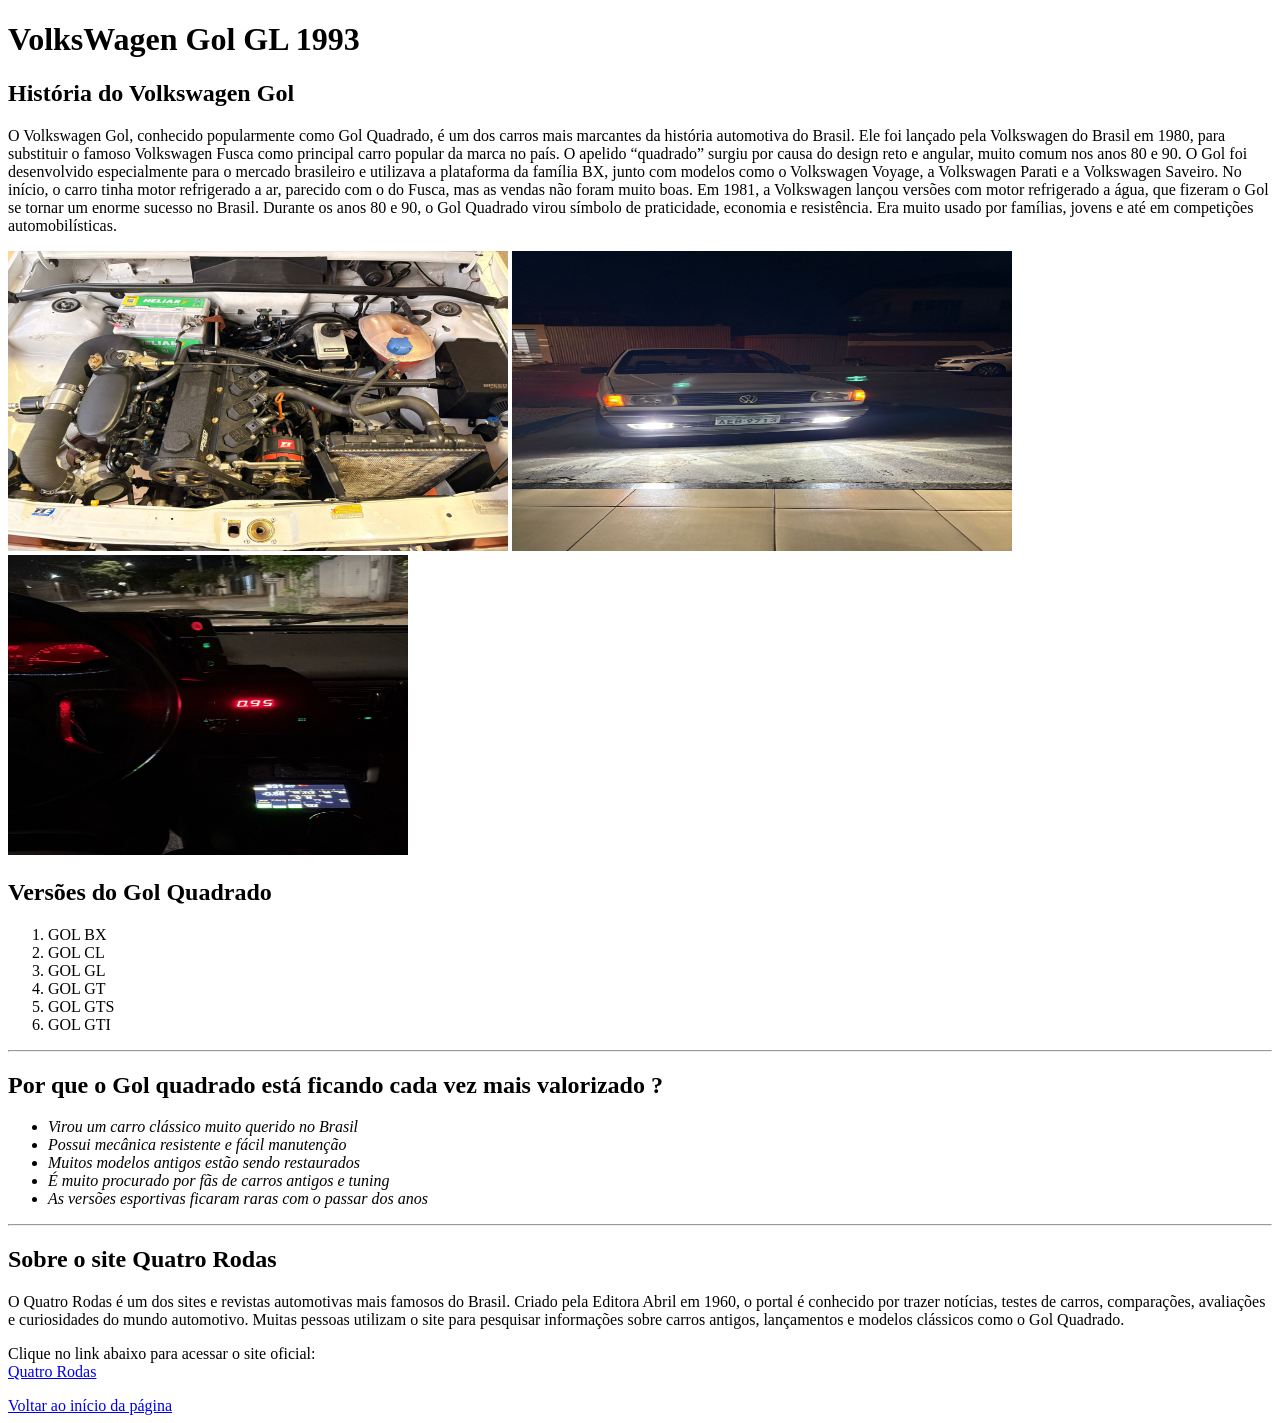
<file: index.html>
<!DOCTYPE html>
<html lang="en">
<head>
    <meta charset="UTF-8">
    <meta name="viewport" content="width=device-width, initial-scale=1.0">
    <link rel="shortcut icon" href="LogoVw.png" type="image/x-icon">
    <title>Gol GL 1993 Turbo</title>
</head>
<body>
   
    <header>
    <h1 id="inicio"> VolksWagen Gol GL 1993 </h1>
    </header>

    <main>

   <section>
    <h2>História do Volkswagen Gol</h2>
    <p>O Volkswagen Gol, conhecido popularmente como Gol Quadrado, é um dos carros mais marcantes da história automotiva do Brasil. Ele foi lançado pela Volkswagen do Brasil em 1980, para substituir o famoso Volkswagen Fusca como principal carro popular da marca no país.
    O apelido “quadrado” surgiu por causa do design reto e angular, muito comum nos anos 80 e 90. O Gol foi desenvolvido especialmente para o mercado brasileiro e utilizava a plataforma da família BX, junto com modelos como o Volkswagen Voyage, a Volkswagen Parati e a Volkswagen Saveiro.
    No início, o carro tinha motor refrigerado a ar, parecido com o do Fusca, mas as vendas não foram muito boas. Em 1981, a Volkswagen lançou versões com motor refrigerado a água, que fizeram o Gol se tornar um enorme sucesso no Brasil.
    Durante os anos 80 e 90, o Gol Quadrado virou símbolo de praticidade, economia e resistência. Era muito usado por famílias, jovens e até em competições automobilísticas. </p>
    <img src="Motor.jpeg" alt="Motor do Gol" width="500" height="300">
    <img src="Frente.jpeg" alt="Frente do carro" width="500" height="300">
    <img src="Interna.jpeg" alt="Interna do carro" width="400" height="300">
   </section>

   <section>
    <h2>Versões do Gol Quadrado</h2>
     <ol>
        <li>GOL BX</li>
        <li>GOL CL</li>
        <li>GOL GL</li>
        <li>GOL GT</li>
        <li>GOL GTS</li>
        <li>GOL GTI</li>
     </ol>
    </section>

   <hr>

   <section>
    <h2>Por que o Gol quadrado está ficando cada vez mais valorizado ?</h2>
     <ul> 
        <li><i>Virou um carro clássico muito querido no Brasil</i></li>
        <li><i>Possui mecânica resistente e fácil manutenção</i></li>
        <li><i>Muitos modelos antigos estão sendo restaurados</i></li>
        <li><i>É muito procurado por fãs de carros antigos e tuning</i></li>
        <li><i>As versões esportivas ficaram raras com o passar dos anos</i></li>
     </ul>
    </section>

    <hr>

    <section>
    <h2>Sobre o site Quatro Rodas</h2>
    <p>O Quatro Rodas é um dos sites e revistas automotivas mais famosos do Brasil.
    Criado pela Editora Abril em 1960, o portal é conhecido por trazer notícias,
    testes de carros, comparações, avaliações e curiosidades do mundo automotivo.
    Muitas pessoas utilizam o site para pesquisar informações sobre carros antigos,
    lançamentos e modelos clássicos como o Gol Quadrado.
    </p>

    <!--Link para o site da revista Quatro Rodas, com _blank para abrir em nova aba -->
    <p>Clique no link abaixo para acessar o site oficial: <br>
        <a href="https://quatrorodas.abril.com.br//" target="_blank">Quatro Rodas</a>
    </p>
    </section>

    </main>

    <footer>
    <!-- Link para voltar ao topo -->
    <a href="#inicio"> Voltar ao início da página</a>
    </footer>

</body>
</html>
</file>
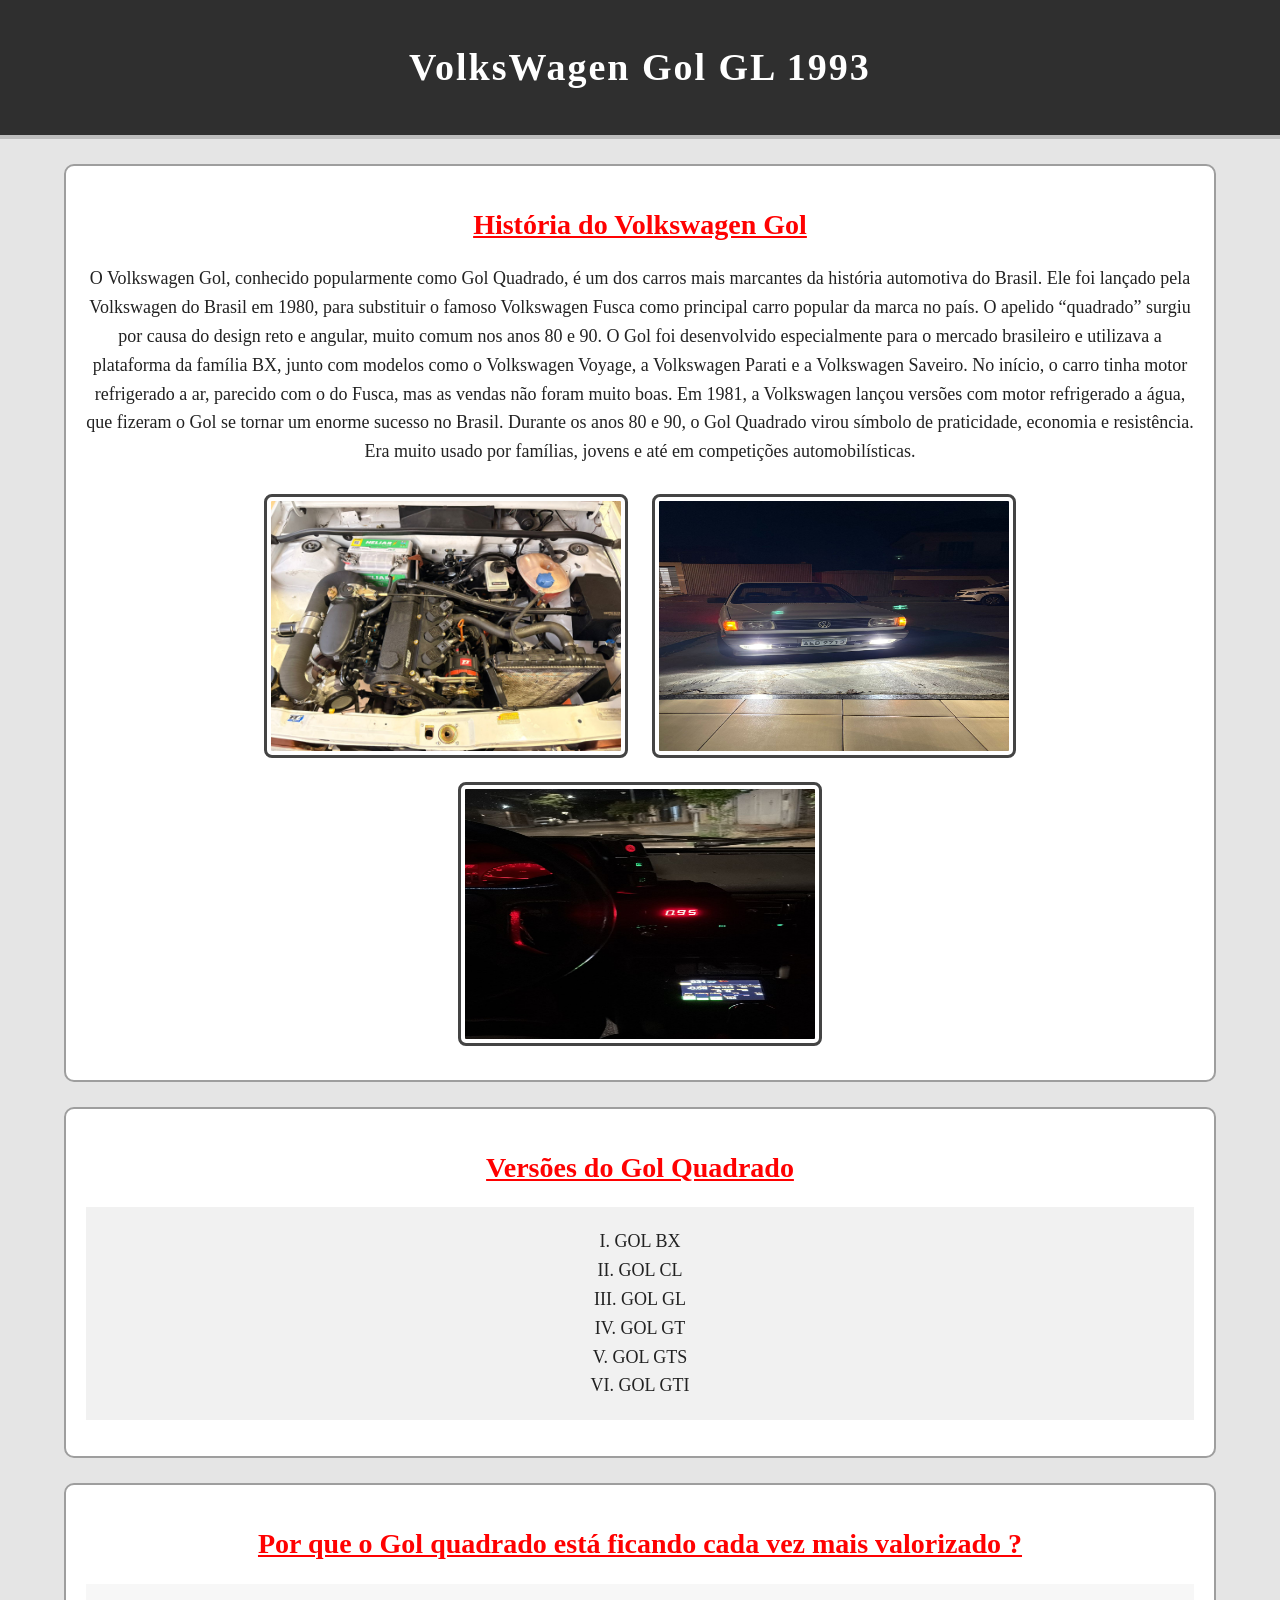
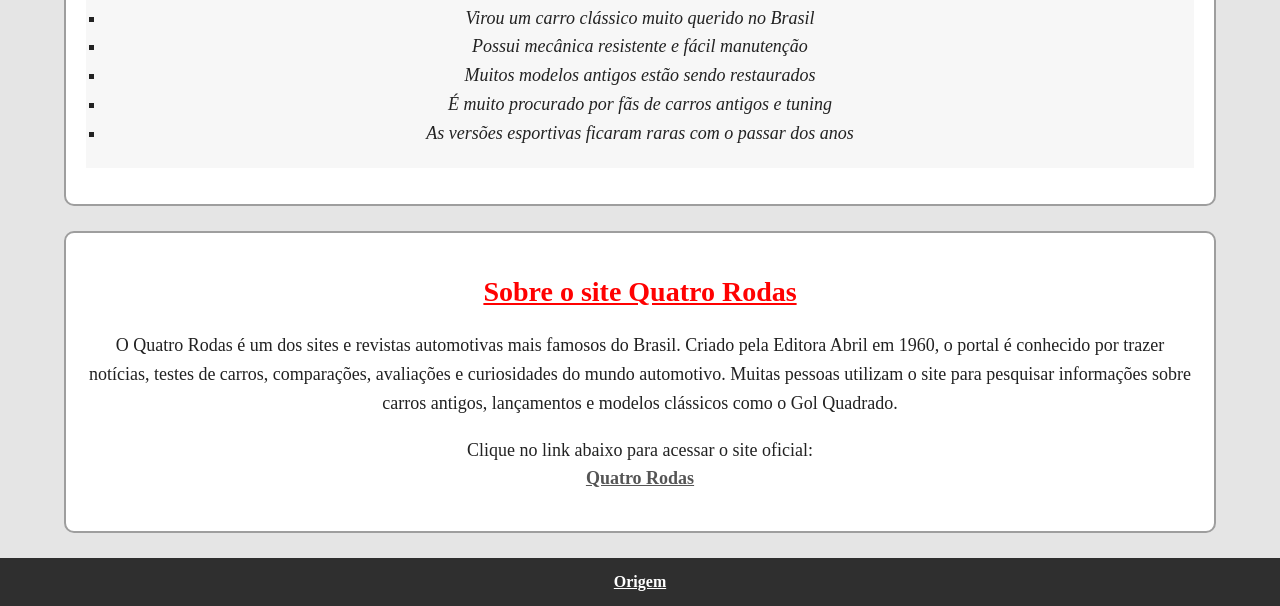
<file: ATIVIDADE 02/index.html>
<!DOCTYPE html>
<html lang="en">
<head>
    <meta charset="UTF-8">
    <meta name="viewport" content="width=device-width, initial-scale=1.0">
    <link rel="stylesheet" href="style.css">
    <link rel="shortcut icon" href="LogoVw.png" type="image/x-icon">
    <title>Gol GL 1993 Turbo</title>
</head>
<body>
   
    <header>
        <h1 id="inicio"> VolksWagen Gol GL 1993 </h1>
    </header>

<main>

   <section>
    <h2>História do Volkswagen Gol</h2>
        <p>O Volkswagen Gol, conhecido popularmente como Gol Quadrado, é um dos carros mais marcantes da história automotiva do Brasil. Ele foi lançado pela Volkswagen do Brasil em 1980, para substituir o famoso Volkswagen Fusca como principal carro popular da marca no país.
        O apelido “quadrado” surgiu por causa do design reto e angular, muito comum nos anos 80 e 90. O Gol foi desenvolvido especialmente para o mercado brasileiro e utilizava a plataforma da família BX, junto com modelos como o Volkswagen Voyage, a Volkswagen Parati e a Volkswagen Saveiro.
        No início, o carro tinha motor refrigerado a ar, parecido com o do Fusca, mas as vendas não foram muito boas. Em 1981, a Volkswagen lançou versões com motor refrigerado a água, que fizeram o Gol se tornar um enorme sucesso no Brasil.
        Durante os anos 80 e 90, o Gol Quadrado virou símbolo de praticidade, economia e resistência. Era muito usado por famílias, jovens e até em competições automobilísticas. 
        </p>
        <img src="Motor.jpeg" alt="Motor do Gol" width="500" height="300">
        <img src="Frente.jpeg" alt="Frente do carro" width="500" height="300">
        <img src="Interna.jpeg" alt="Interna do carro" width="400" height="300">
   </section>

   <section>
    <h2>Versões do Gol Quadrado</h2>
     <ol type="I">
        <li>GOL BX</li>
        <li>GOL CL</li>
        <li>GOL GL</li>
        <li>GOL GT</li>
        <li>GOL GTS</li>
        <li>GOL GTI</li>
     </ol>
    </section>

   <section>
    <h2>Por que o Gol quadrado está ficando cada vez mais valorizado ?</h2>
     <ul> 
        <li><i>Virou um carro clássico muito querido no Brasil</i></li>
        <li><i>Possui mecânica resistente e fácil manutenção</i></li>
        <li><i>Muitos modelos antigos estão sendo restaurados</i></li>
        <li><i>É muito procurado por fãs de carros antigos e tuning</i></li>
        <li><i>As versões esportivas ficaram raras com o passar dos anos</i></li>
     </ul>
    </section>

    <section>
        <h2>Sobre o site Quatro Rodas</h2>
            <p>O Quatro Rodas é um dos sites e revistas automotivas mais famosos do Brasil.
            Criado pela Editora Abril em 1960, o portal é conhecido por trazer notícias,
            testes de carros, comparações, avaliações e curiosidades do mundo automotivo.
            Muitas pessoas utilizam o site para pesquisar informações sobre carros antigos,
            lançamentos e modelos clássicos como o Gol Quadrado.
            </p>

        <!--Link para o site da revista Quatro Rodas, com _blank para abrir em nova aba -->
        <p>Clique no link abaixo para acessar o site oficial: <br>
            <a href="https://quatrorodas.abril.com.br//" target="_blank">Quatro Rodas</a>
        </p>
    </section>

</main>

    <footer>
        <!-- Link para Origem -->
        <a class="link" href="./origem.html" />Origem</a>
    </footer>

</body>
</html>
</file>
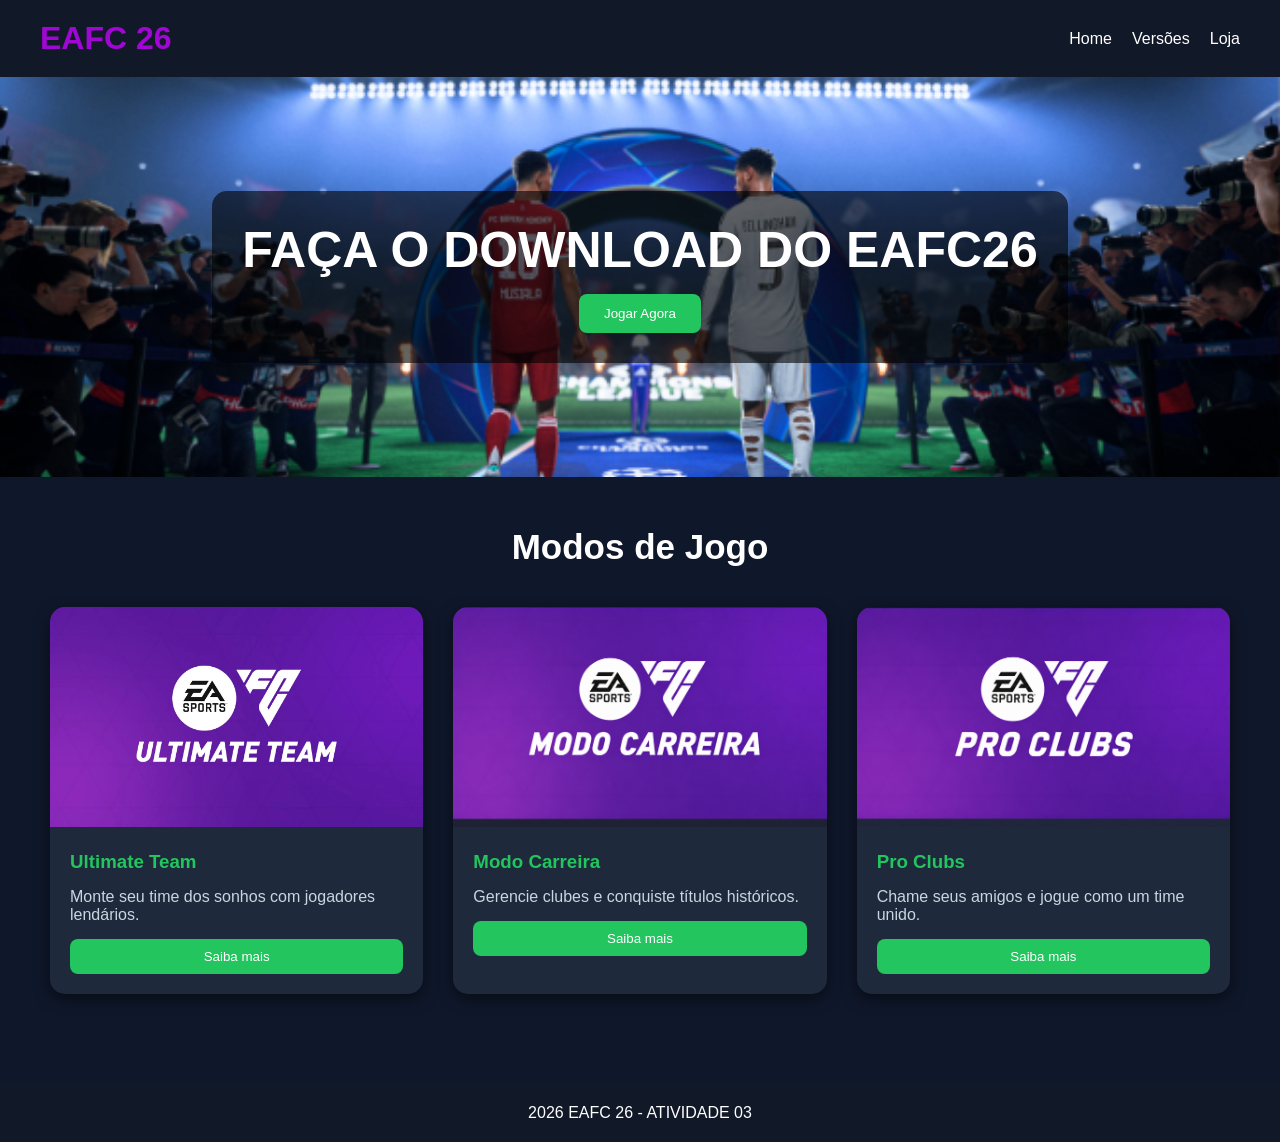
<file: ATIVIDADE 03/index.html>
<!--
ALUNOS:
Gabriel Trindade Pegorari
Eduardo Nunes Sawassato
Davi Hokamura
-->

<!DOCTYPE html>
<html lang="pt-BR">
<head>
    <meta charset="UTF-8">
    <meta name="viewport" content="width=device-width, initial-scale=1.0">
    <link rel="icon" href="icone.jpg" type="image/jpg">
    <title>EAFC 26 Store</title>
    <link rel="stylesheet" href="style.css">

</head>
<body>

    <header>

        <div class="logo">
            <h1>EAFC 26</h1>
        </div>

        <nav>
            <a href="#">Home</a>
            <a href="#">Versões</a>
            <a href="#">Loja</a>
        </nav>

    </header>

    <!-- Banner -->

    <section class="banner">

        <div class="banner-texto">

            <h2>FAÇA O DOWNLOAD DO EAFC26</h2>

            <a href="https://www.ea.com/pt-br/games/fifa/fifa-23" target="_blank">
            <button>Jogar Agora</button>
            </a>

        </div>

    </section>

    <!-- Cards -->

    <main class="container">

        <h2 class="titulo">
            Modos de Jogo
        </h2>

        <section class="cards">

            <!-- Card 1 -->

            <div class="card">

                <img src="UltimateTeam.png" alt="Ultimate Team">

                <div class="conteudo">

                    <h3>Ultimate Team</h3>

                    <p>
                        Monte seu time dos sonhos com jogadores lendários.
                    </p>

                    <button>Saiba mais</button>

                </div>

            </div>

            <!-- Card 2 -->

            <div class="card">

                <img src="ModoCarreira.png" alt="Modo Carreira">

                <div class="conteudo">

                    <h3>Modo Carreira</h3>

                    <p>
                        Gerencie clubes e conquiste títulos históricos.
                    </p>

                    <button>Saiba mais</button>

                </div>

            </div>

            <!-- Card 3 -->

            <div class="card">

                <img src="ProClubs.png" alt="Pro Clubs">

                <div class="conteudo">

                    <h3>Pro Clubs</h3>

                    <p>
                        Chame seus amigos e jogue como um time unido.
                    </p>

                    <button>Saiba mais</button>

                </div>

            </div>

        </section>

    </main>

    <!-- Footer -->

    <footer>

        <p>
            2026 EAFC 26 - ATIVIDADE 03
        </p>

    </footer>

</body>
</html>
</file>
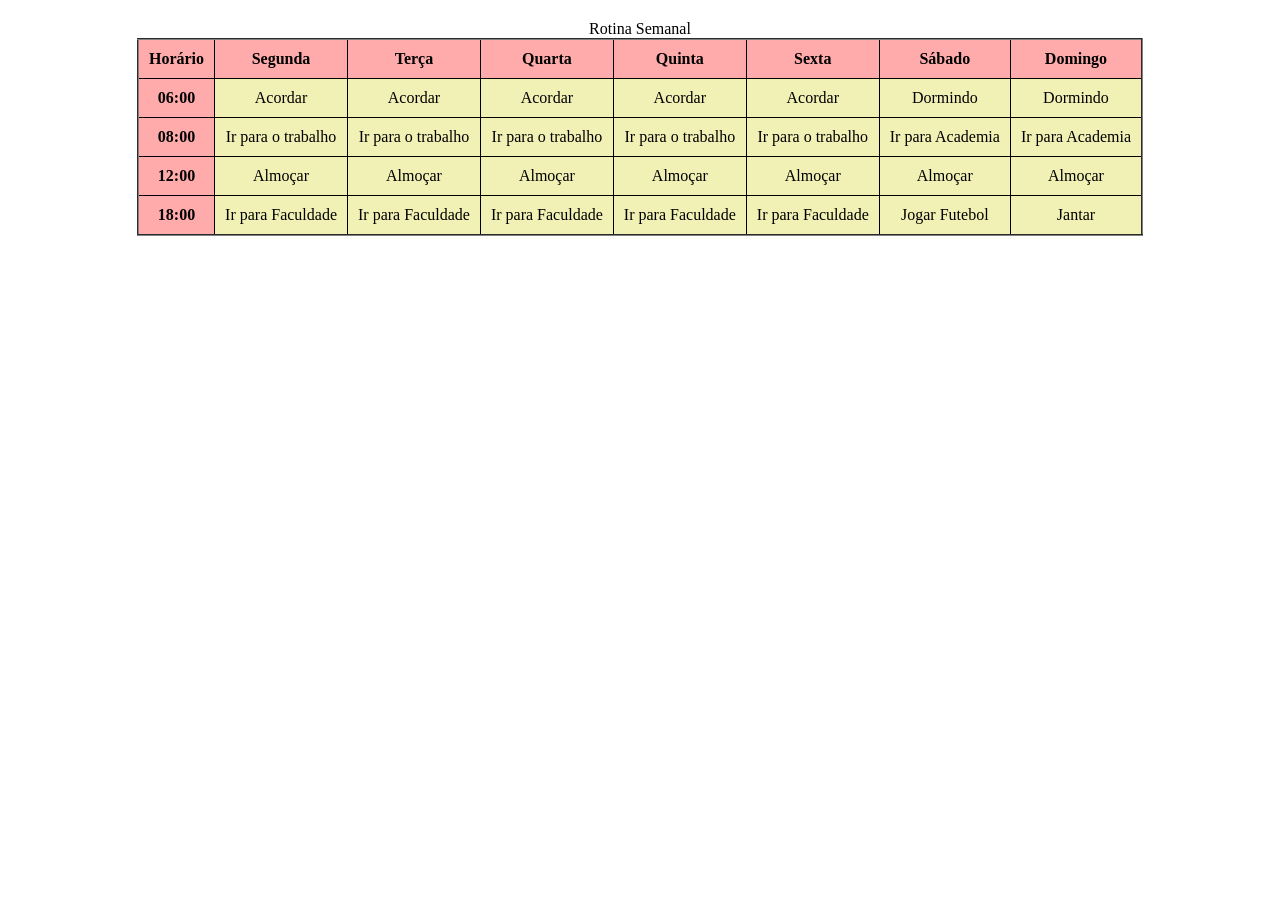
<file: ATIVIDADE 04/index.html>
<!DOCTYPE html>
<html lang="pt-BR">
<head>
    <meta charset="UTF-8">
    <title>Rotina Semanal</title>

    <style>
        table {
            border-collapse: collapse;
            margin: 20px auto;
        }

        th, td {
            border: 1px solid black;
            padding: 10px;
            text-align: center;
        }

        th {
            background-color: rgb(255, 171, 171);
        }
        td {
            background-color: rgb(241, 241, 181);
        }
    </style>
</head>
<body>

    <table border="2">
        <caption>Rotina Semanal</caption>

        <tr>
            <th>Horário</th>
            <th>Segunda</th>
            <th>Terça</th>
            <th>Quarta</th>
            <th>Quinta</th>
            <th>Sexta</th>
            <th>Sábado</th>
            <th>Domingo</th>
        </tr>

        <tr>
            <th>06:00</th>
            <td>Acordar</td>
            <td>Acordar</td>
            <td>Acordar</td>
            <td>Acordar</td>
            <td>Acordar</td>
            <td>Dormindo</td>
            <td>Dormindo</td>
        </tr>

        <tr>
            <th>08:00</th>
            <td>Ir para o trabalho</td>
            <td>Ir para o trabalho</td>
            <td>Ir para o trabalho</td>
            <td>Ir para o trabalho</td>
            <td>Ir para o trabalho</td>
            <td>Ir para Academia</td>
            <td>Ir para Academia</td>
        </tr>

        <tr>
            <th>12:00</th>
            <td>Almoçar</td>
            <td>Almoçar</td>
            <td>Almoçar</td>
            <td>Almoçar</td>
            <td>Almoçar</td>
            <td>Almoçar</td>
            <td>Almoçar</td>
        </tr>

        <tr>
            <th>18:00</th>
            <td>Ir para Faculdade</td>
            <td>Ir para Faculdade</td>
            <td>Ir para Faculdade</td>
            <td>Ir para Faculdade</td>
            <td>Ir para Faculdade</td>
            <td>Jogar Futebol</td>
            <td>Jantar</td>
        </tr>

    </table>

</body>
</html>
</file>
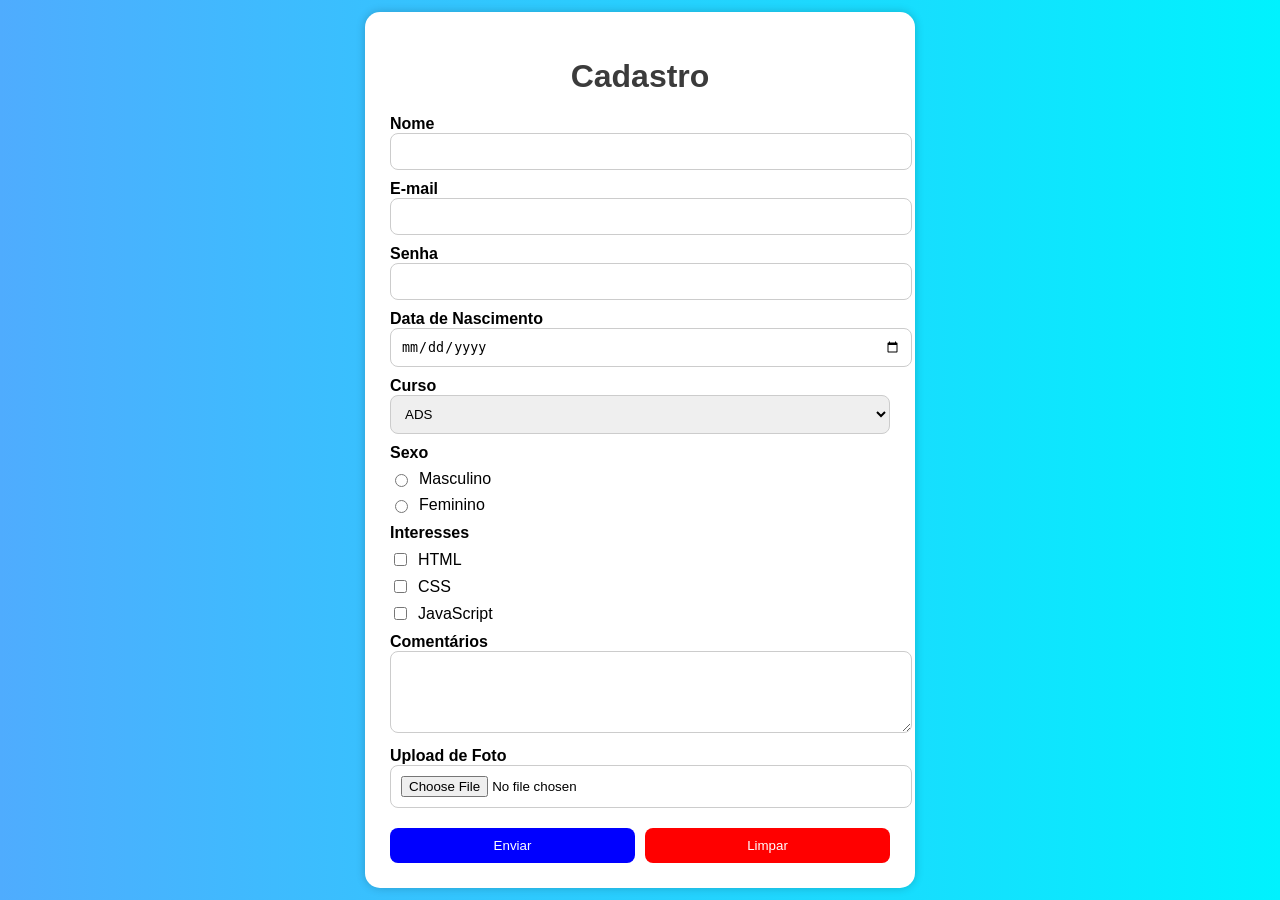
<file: ATIVIDADE 05/index.html>
<!DOCTYPE html>
<html lang="pt-BR">
<head>
<meta charset="UTF-8">
<meta name="viewport" content="width=device-width, initial-scale=1.0">
<title>Formulário</title>

<style>

body{
    font-family: Arial, sans-serif;
    background: linear-gradient(to right, #4facfe, #00f2fe);

    display: flex;
    justify-content: center;
    align-items: center;

    min-height: 900px;
    margin: 0;
}

form{
    background-color: rgb(255, 255, 255);

    width: 90%;
    max-width: 500px;

    padding: 25px;

    border-radius: 15px;

    box-shadow: 0 0 10px rgba(0,0,0,0.2);
}

h1{
    text-align: center;
    color: #3b3b3b;
    margin-bottom: 20px;
}

label{
    display: block;
    margin-top: 10px;
    font-weight: bold;
}

input,
select,
textarea{
    width: 100%;
    padding: 10px;

    border: 1px solid #ccc;
    border-radius: 8px;
}

textarea{
    resize: vertical;
}

input:focus,
select:focus,
textarea:focus{
    border-color: rgb(0, 0, 255);
}

.opcoes{
    margin-top: 8px;
}

.opcoes label{
    display: flex;
    align-items: center;
    gap: 8px;
    margin: 8px 0;
    font-weight: normal;
}

.opcoes input{
    width: auto;
}

.botoes{
    display: flex;
    gap: 10px;
    margin-top: 20px;
}

.botoes button{
    flex: 1;
}

button{
    padding: 10px 20px;

    border: none;
    border-radius: 8px;

    color: rgb(255, 255, 255);
    cursor: pointer;

    transition: 0.3s;
}

.enviar{
    background-color: rgb(0, 0, 255);
}

.limpar{
    background-color: rgb(255, 0, 0);
}

button:hover{
    opacity: 0.8;
}

@media(max-width: 600px){

    .botoes{
        flex-direction: column;
    }

}

</style>
</head>
<body>

<form>

    <h1>Cadastro</h1>

    <label for="nome">Nome</label>
    <input type="text" id="nome">

    <label for="email">E-mail</label>
    <input type="email" id="email">

    <label for="senha">Senha</label>
    <input type="password" id="senha">

    <label for="data">Data de Nascimento</label>
    <input type="date" id="data">

    <label for="curso">Curso</label>
    <select id="curso">
        <option>ADS</option>
        <option>Engenharia de Software</option>
        <option>Ciência da Computação</option>
    </select>

    <label>Sexo</label>
    <div class="opcoes">
        <label>
            <input type="radio" name="sexo">
            Masculino
        </label>

        <label>
            <input type="radio" name="sexo">
            Feminino
        </label>
    </div>

    <label>Interesses</label>
    <div class="opcoes">
        <label>
            <input type="checkbox">
            HTML
        </label>

        <label>
            <input type="checkbox">
            CSS
        </label>

        <label>
            <input type="checkbox">
            JavaScript
        </label>
    </div>

    <label for="comentarios">Comentários</label>
    <textarea id="comentarios" rows="4"></textarea>

    <label for="foto">Upload de Foto</label>
    <input type="file" id="foto">

    <div class="botoes">
        <button type="submit" class="enviar">Enviar</button>
        <button type="reset" class="limpar">Limpar</button>
    </div>

</form>

</body>
</html>
</file>
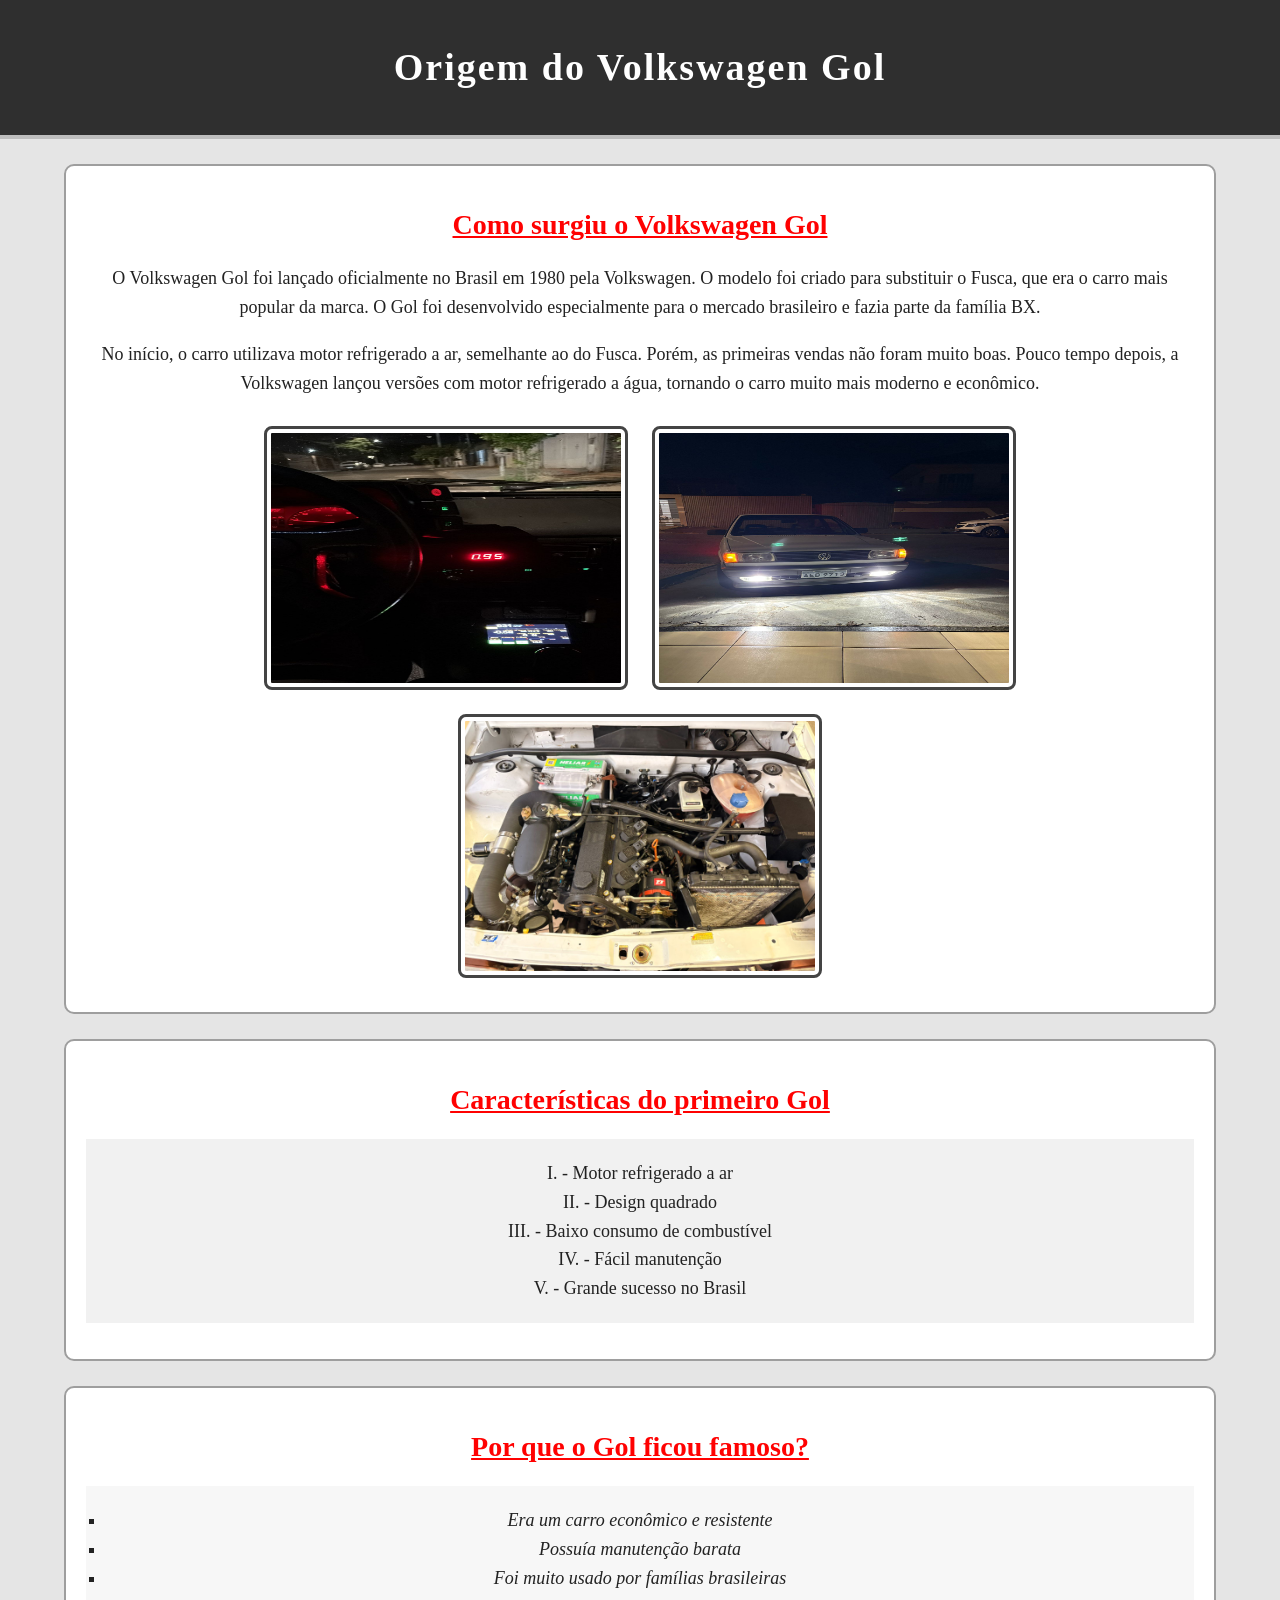
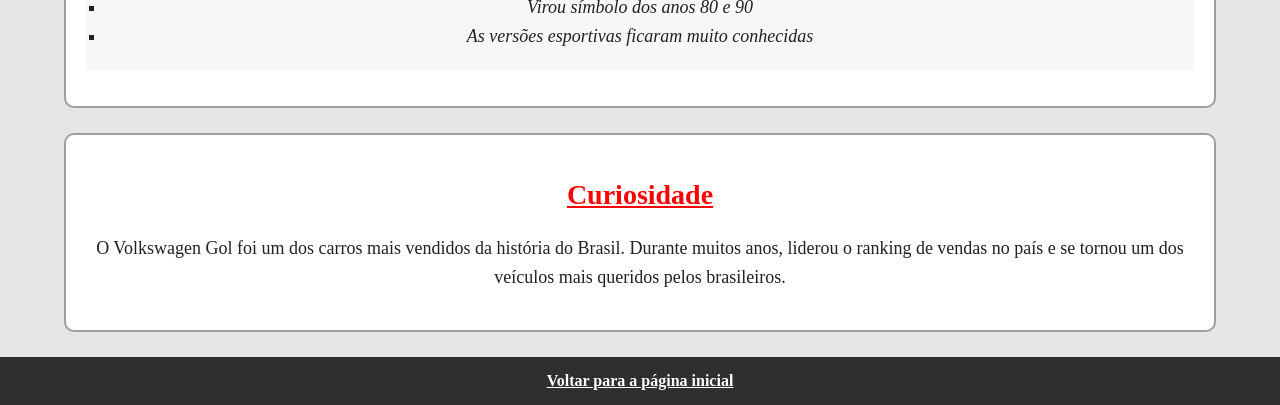
<file: ATIVIDADE 02/origem.html>
<!DOCTYPE html>
<html lang="pt-br">
<head>
    <meta charset="UTF-8">
    <meta name="viewport" content="width=device-width, initial-scale=1.0">
    <!-- Ligação do CSS -->
    <link rel="stylesheet" href="style.css">

    <title>Origem do Volkswagen Gol</title>
</head>

<body>

    <header>
        <h1 id="inicio">Origem do Volkswagen Gol</h1>
    </header>

    <main>

        <section>
            <h2>Como surgiu o Volkswagen Gol</h2>

            <p>
                O Volkswagen Gol foi lançado oficialmente no Brasil em 1980 pela Volkswagen.
                O modelo foi criado para substituir o Fusca, que era o carro mais popular da marca.
                O Gol foi desenvolvido especialmente para o mercado brasileiro e fazia parte da família BX.
            </p>

            <p>
                No início, o carro utilizava motor refrigerado a ar, semelhante ao do Fusca.
                Porém, as primeiras vendas não foram muito boas. Pouco tempo depois,
                a Volkswagen lançou versões com motor refrigerado a água, tornando o carro
                muito mais moderno e econômico.
            </p>

            <img src="Interna.jpeg" alt="Interna do Gol">
            <img src="Frente.jpeg" alt="Frente do Gol">
            <img src="Motor.jpeg" alt="Motor do Gol">
        </section>

        <section>
            <h2>Características do primeiro Gol</h2>

            <ol type="I">
                <li> - Motor refrigerado a ar</li>
                <li> - Design quadrado</li>
                <li> - Baixo consumo de combustível</li>
                <li> - Fácil manutenção</li>
                <li> - Grande sucesso no Brasil</li>
            </ol>
        </section>

        <section>
            <h2>Por que o Gol ficou famoso?</h2>

            <ul>
                <li><i>Era um carro econômico e resistente</i></li>
                <li><i>Possuía manutenção barata</i></li>
                <li><i>Foi muito usado por famílias brasileiras</i></li>
                <li><i>Virou símbolo dos anos 80 e 90</i></li>
                <li><i>As versões esportivas ficaram muito conhecidas</i></li>
            </ul>
        </section>

        <section>
            <h2>Curiosidade</h2>

            <p>
                O Volkswagen Gol foi um dos carros mais vendidos da história do Brasil.
                Durante muitos anos, liderou o ranking de vendas no país e se tornou
                um dos veículos mais queridos pelos brasileiros.
            </p>
        </section>

    </main>

    <footer>
        <a class="link" href="./index.html" />Voltar para a página inicial</a>
    </footer>

</body>
</html>
</file>
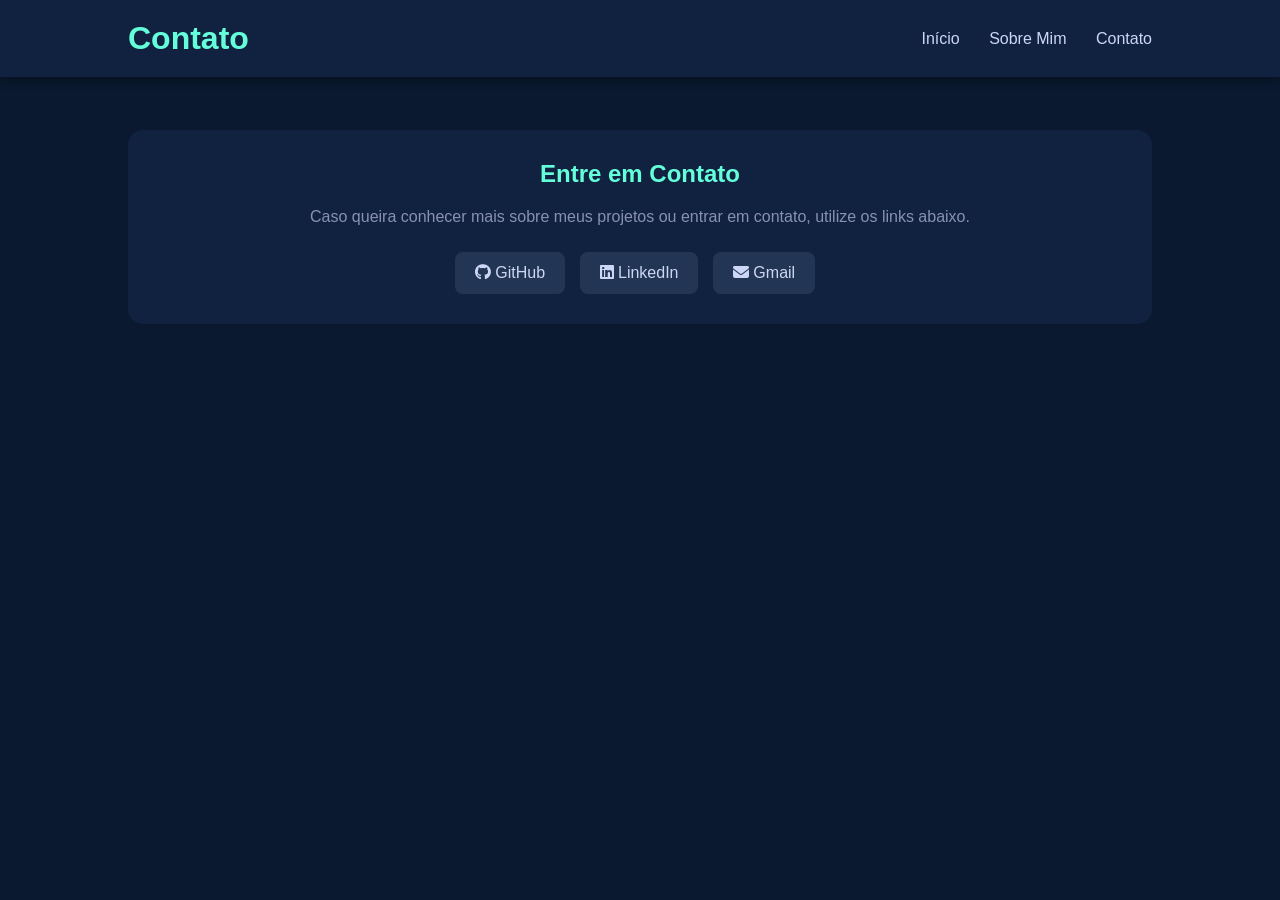
<file: TRABALHOFINAL/contato.html>
<!DOCTYPE html>
<html lang="pt-BR">

<head>
    <meta charset="UTF-8">
    <meta name="viewport" content="width=device-width, initial-scale=1.0">
    <title>Contato</title>

    <link rel="stylesheet" href="style.css">
</head>

<link rel="stylesheet" href="https://cdnjs.cloudflare.com/ajax/libs/font-awesome/6.4.0/css/all.min.css">

<body>

    <header>    

        <h1>Contato</h1>

        <nav>
            <a href="index.html">Início</a>
            <a href="sobre.html">Sobre Mim</a>
            <a href="contato.html">Contato</a>
        </nav>

    </header>

    <main class="pagina">

        <div class="card">

            <h2>Entre em Contato</h2>

            <p>
                Caso queira conhecer mais sobre meus projetos ou
                entrar em contato, utilize os links abaixo.
            </p>

            <div class="redes">

                <a href="https://github.com/Gabriel-1912" target="_blank"> 
                    <i class="fab fa-github"></i>
                    GitHub
                </a>

                <a href="https://www.linkedin.com/in/gabrieltrindadepegorari/" target="_blank">
                    <i class="fab fa-linkedin"></i>
                    LinkedIn
                </a>

                <a href="mailto:gabriel.pegorari@edu.unifil.br" target="_blank"> 
                    <i class="fa-solid fa-envelope"></i>
                    Gmail
                </a>

            </div>

        </div>

    </main>

</body>

</html>
</file>
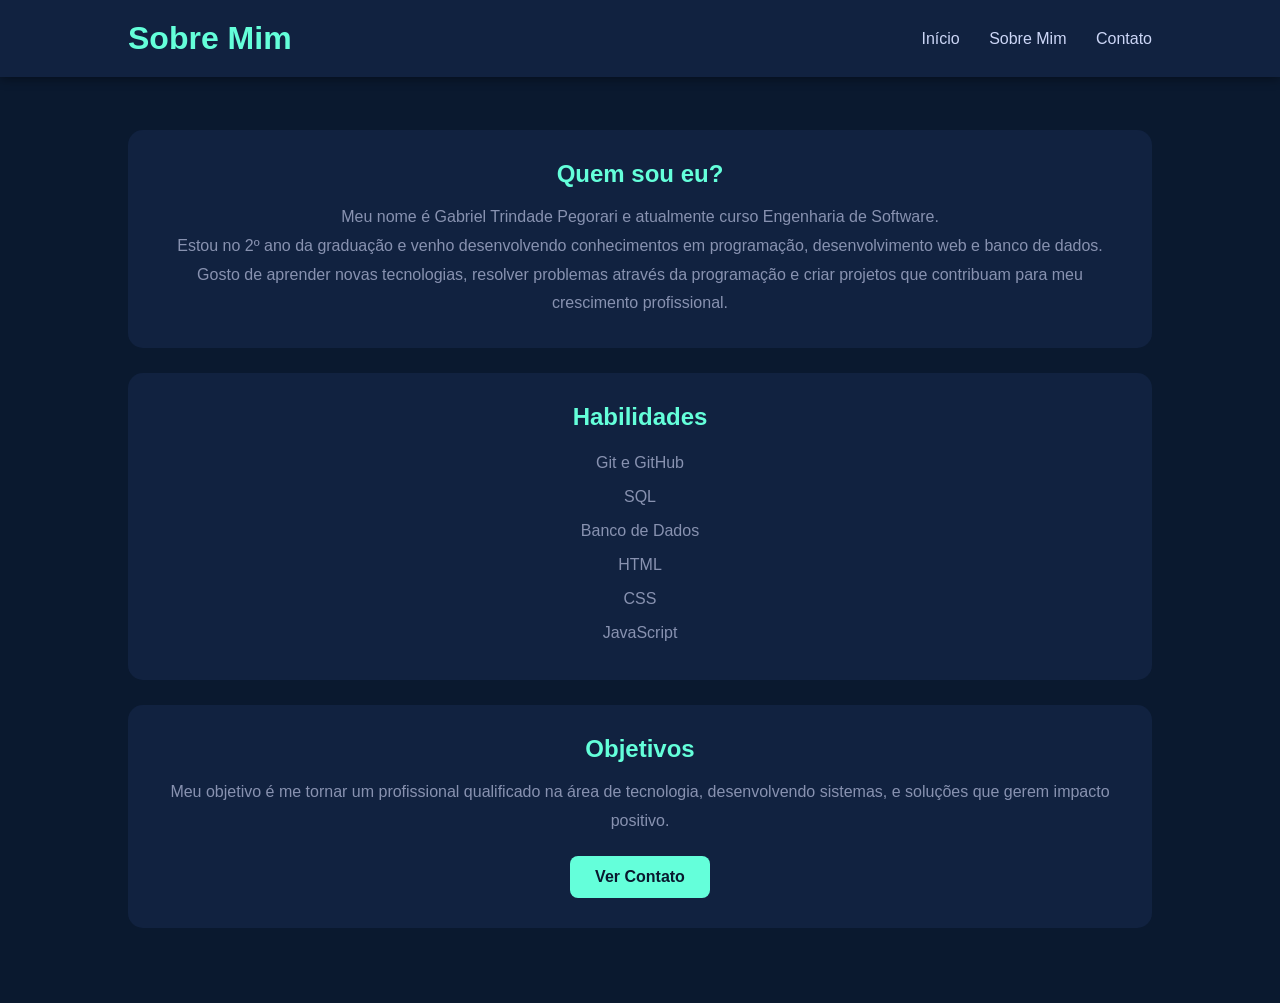
<file: TRABALHOFINAL/sobre.html>
<!DOCTYPE html>
<html lang="pt-BR">

<head>
    <meta charset="UTF-8">
    <meta name="viewport" content="width=device-width, initial-scale=1.0">
    <title>Sobre Mim</title>

    <link rel="stylesheet" href="style.css">
</head>

<body>

    <header>

        <h1>Sobre Mim</h1>

        <nav>
            <a href="index.html">Início</a>
            <a href="sobre.html">Sobre Mim</a>
            <a href="contato.html">Contato</a>
        </nav>

    </header>

    <main class="pagina">

        <div class="card">

            <h2>Quem sou eu?</h2>

            <p>
                Meu nome é Gabriel Trindade Pegorari e atualmente
                curso Engenharia de Software.
            </p>

            <p>
                Estou no 2º ano da graduação e venho desenvolvendo
                conhecimentos em programação, desenvolvimento web
                e banco de dados.
            </p>

            <p>
                Gosto de aprender novas tecnologias, resolver problemas
                através da programação e criar projetos que contribuam
                para meu crescimento profissional.
            </p>

        </div>

        <div class="card">

            <h2>Habilidades</h2>

            <ul>
                <li>Git e GitHub</li>
                <li>SQL</li>
                <li>Banco de Dados</li>
                <li>HTML</li>
                <li>CSS</li>
                <li>JavaScript</li>
            </ul>

        </div>

        <div class="card">

            <h2>Objetivos</h2>

            <p>
                Meu objetivo é me tornar um profissional qualificado
                na área de tecnologia, desenvolvendo sistemas,
                e soluções que gerem impacto positivo.
            </p>

            <a class="btn" href="contato.html">
                Ver Contato
            </a>

        </div>

    </main>

</body>

</html>
</file>
<file: ATIVIDADE 02/style.css>
body {
    background-color: #e5e5e5;
    margin: 0;
    padding: 0;
    color: #222;
}

/*CABEÇALHO*/
header {
    background-color: #2f2f2f;
    padding: 20px;
    text-align: center;
    border-bottom: 4px solid #bdbdbd;
}

/* Seletor de ID */
#inicio {
    color: white;
    font-size: 38px;
    letter-spacing: 2px;
}

/*CONTEÚDO PRINCIPAL*/
main {
    width: 90%;
    margin: auto;
}

/*SEÇÕES*/
section {
    background-color: white;
    margin: 25px 0;
    padding: 20px;

    /* Box Model */
    border: 2px solid #9e9e9e;
    border-radius: 10px;
}

/* Seletor de tag */
h2 {
    color: #ff0101;
    text-align: center;
    font-size: 28px;
    text-decoration: underline;
}

/* Agrupamento de tags */
p, li {
    font-size: 18px;
    line-height: 1.6;
}

/*IMAGENS*/
section img {
    width: 350px;
    height: 250px;

    margin: 10px;
    padding: 4px;

    border: 3px solid #444;
    border-radius: 8px;
}

/* Container das imagens */
section {
    text-align: center;
}

/*LISTAS*/
ol {
    background-color: #f1f1f1;
    padding: 20px;

    list-style-position: inside;
    list-style-type: upper-roman;

    text-align: center;
}

ul {
    background-color: #f7f7f7;
    padding: 20px;
    list-style-type: square;
}

/*LINKS*/
a {
    color: #555;
    font-weight: bold;
}

/* Seletor descendente */
footer a {
    color: white;
}

a:hover {
    color: #000;
    text-decoration: underline;
}

/*RODAPÉ*/
footer {
    background-color: #2f2f2f;
    text-align: center;
    padding: 15px;
    margin-top: 20px;
}
</file>
<file: ATIVIDADE 03/style.css>
*{
    margin: 0;
    padding: 0;
    box-sizing: border-box;
    font-family: Arial, Helvetica, sans-serif;
}

body{
    background-color: #0f172a;
    color: white;
}

/* HEADER */

header{
    background-color: #111827;
    padding: 20px 40px;

    display: flex;
    justify-content: space-between;
    align-items: center;

    position: sticky;
    top: 0;
}

.logo h1{
    color: #a107d4;
}

nav{
    display: flex;
    gap: 20px;
}

nav a{
    color: white;
    text-decoration: none;
    transition: 0.3s;
}

nav a:hover{
    color: #22c55e;
}

/* BANNER */

.banner{
    height: 400px;

    background-image: url('Banner.png');
    background-size: cover;
    background-position: center;

    display: flex;
    justify-content: center;
    align-items: center;

    text-align: center;
}

.banner-texto{
    background-color: rgba(0,0,0,0.6);
    padding: 30px;
    border-radius: 15px;

    animation: aparecer 2s;
}

.banner-texto h2{
    font-size: 50px;
    margin-bottom: 15px;
}

.banner-texto p{
    margin-bottom: 20px;
    font-size: 18px;
}

.banner-texto button{
    padding: 12px 25px;

    border: none;
    border-radius: 8px;

    background-color: #22c55e;
    color: white;

    cursor: pointer;

    transition: 0.3s;
}

.banner-texto button:hover{
    background-color: #16a34a;
    transform: scale(1.05);
}

/* CONTAINER */

.container{
    padding: 50px;
}

.titulo{
    text-align: center;
    margin-bottom: 40px;
    font-size: 35px;
}

/* GRID */

.cards{
    display: grid;
    grid-template-columns: repeat(3, 1fr);
    gap: 30px;
}

/* CARD */

.card{
    background-color: #1e293b;

    border-radius: 15px;
    overflow: hidden;

    transition: 0.4s;

    box-shadow: 0 5px 15px rgba(0,0,0,0.5);
}

.card:hover{
    transform: translateY(-10px);
}

.card img{
    width: 100%;
    height: 220px;
    object-fit: cover;
}

.conteudo{
    padding: 20px;

    display: flex;
    flex-direction: column;
    gap: 15px;
}

.conteudo h3{
    color: #22c55e;
}

.conteudo p{
    color: #cbd5e1;
}

.conteudo button{
    padding: 10px;

    border: none;
    border-radius: 8px;

    background-color: #22c55e;
    color: white;

    cursor: pointer;

    transition: 0.3s;
}

.conteudo button:hover{
    background-color: #16a34a;
}

/* FOOTER */

footer{
    background-color: #111827;
    text-align: center;
    padding: 20px;
    margin-top: 40px;
}

/* ANIMAÇÃO */

@keyframes aparecer{

    from{
        opacity: 0;
        transform: translateY(-30px);
    }

    to{
        opacity: 1;
        transform: translateY(0);
    }

}

/* RESPONSIVIDADE */

@media(max-width: 900px){

    .cards{
        grid-template-columns: repeat(2, 1fr);
    }

}

@media(max-width: 600px){

    header{
        flex-direction: column-reverse;
        gap: 15px;
    }

    .cards{
        grid-template-columns: 1fr;
    }

    .banner-texto h2{
        font-size: 30px;
    }

}
</file>
<file: TRABALHOFINAL/style.css>
*{
    margin:0;
    padding:0;
    box-sizing:border-box;
}

body{
    background:#0A192F;
    color:#8892B0;
    font-family:'Segoe UI',sans-serif;
    padding-top:80px;
    text-align: center;
}

header{
    background:#112240;
    padding:20px 10%;
    display:flex;
    justify-content:space-between;
    align-items:center;
    box-shadow:0 2px 10px rgba(0,0,0,.4);

    position:fixed;
    top:0;
    left:0;
    width:100%;
    z-index:1000;
}

header h1{
    color:#64FFDA;
}

nav a{
    color:#CCD6F6;
    text-decoration:none;
    margin-left:25px;
    transition:.3s;
    font-weight:500;
}

nav a:hover{
    color:#64FFDA;
}

.container{
    min-height:85vh;
    display:flex;
    justify-content:center;
    align-items:center;
    padding:50px;
}

.hero{
    display:flex;
    align-items:center;
    gap:80px;
}

.texto{
    max-width:600px;
}

.saudacao{
    color:#64FFDA;
    margin-bottom:10px;
}

.hero h2{
    color:#CCD6F6;
    font-size:55px;
}

.hero h3{
    color:#8892B0;
    margin:15px 0;
    font-size:28px;
}

.hero p{
    line-height:1.8;
    margin-bottom:10px;
}

.foto img{
    width:280px;
    height:280px;
    object-fit:cover;
    border-radius:50%;
    
}

button{
    margin-top:20px;
    padding:12px 28px;
    border:none;
    border-radius:8px;
    background:#64FFDA;
    color:#0A192F;
    font-weight:bold;
    cursor:pointer;
    transition:.3s;
}

button:hover{
    transform:scale(1.05);
}

.pagina{
    padding:50px 10%;
}

.card{
    background:#112240;
    padding:30px;
    border-radius:15px;
    margin-bottom:25px;
    animation:aparecer 1s ease;
}

.card h2{
    color:#64FFDA;
    margin-bottom:15px;
}

.card p{
    line-height:1.8;
}

.card ul{
    list-style:none;
}

.card li{
    padding:8px 0;
}

.btn{
    display:inline-block;
    margin-top:20px;
    padding:12px 25px;
    background:#64FFDA;
    color:#0A192F;
    text-decoration:none;
    border-radius:8px;
    font-weight:bold;
    transition:.3s;
}

.btn:hover{
    transform:scale(1.05);
}

.redes{
    margin-top:20px;
    justify-content:center;
}

.redes a{
    display:inline-block;
    text-decoration:none;
    background:#233554;
    color:#CCD6F6;
    padding:12px 20px;
    margin-right:10px;
    border-radius:8px;
    transition:.3s;
}

.redes a:hover{
    background:#64FFDA;
    color:#0A192F;
}

@keyframes aparecer{
    from{
        opacity:0;
        transform:translateY(40px);
    }

    to{
        opacity:1;
        transform:translateY(0);
    }
}

@media(max-width:900px){

    .hero{
        flex-direction:column-reverse;
        text-align:center;
    }

    .hero h2{
        font-size:40px;
    }

    .foto img{
        width:250px;
        height:250px;
    }

    header{
        flex-direction:column;
        gap:15px;
    }

}
</file>
